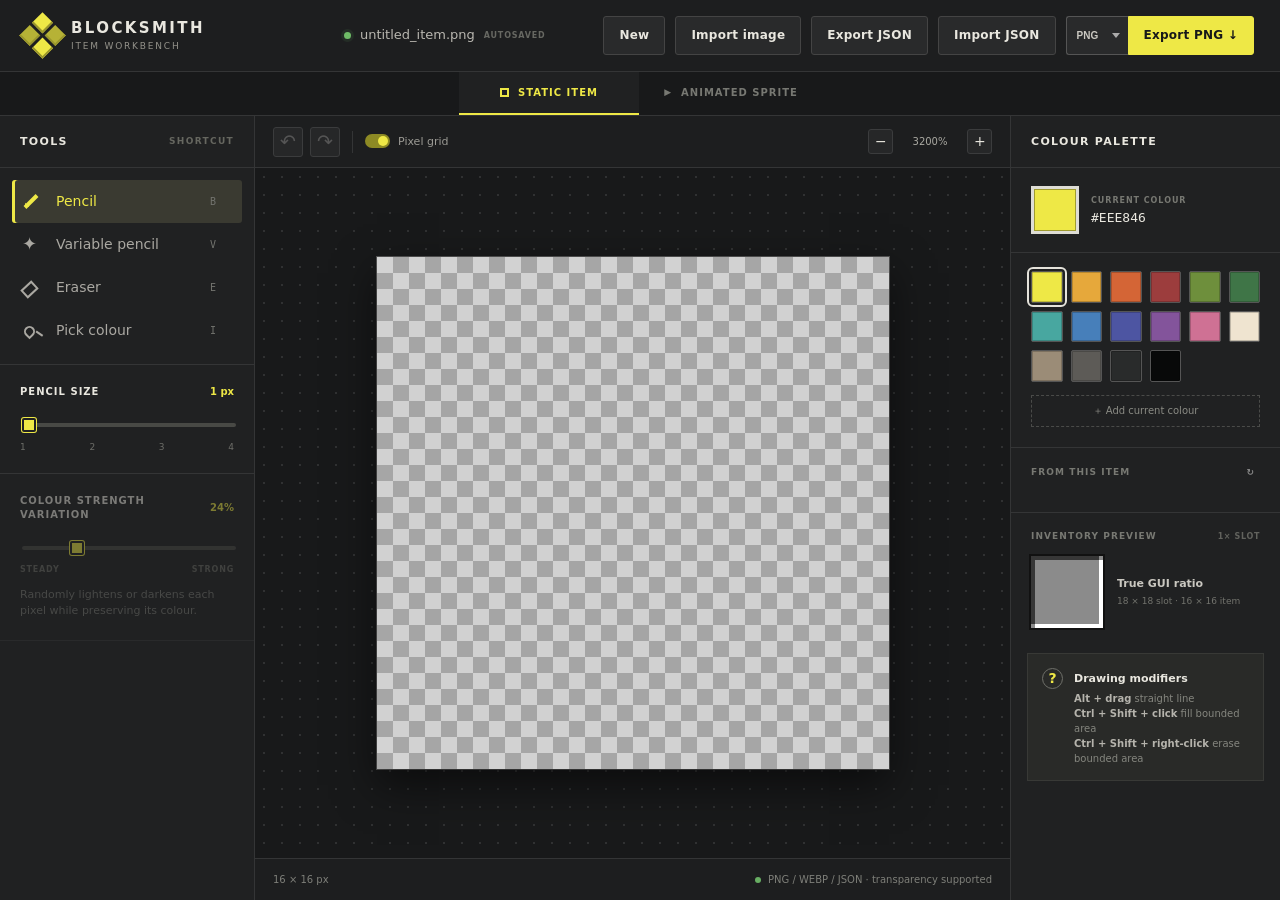
<file: item-pixel-editor/index.html>
<!doctype html>
<html lang="en">
<head>
  <meta charset="utf-8">
  <meta name="viewport" content="width=device-width, initial-scale=1">
  <meta name="theme-color" content="#171819">
  <title>Blocksmith — Minecraft Item Editor</title>
  <link rel="stylesheet" href="style.css">
</head>
<body>
  <header class="topbar">
    <a class="brand" href="#" aria-label="Blocksmith home">
      <span class="brand-mark" aria-hidden="true"><i></i><i></i><i></i><i></i></span>
      <span><strong>BLOCKSMITH</strong><small>ITEM WORKBENCH</small></span>
    </a>
    <div class="file-name" title="Automatically saved in this browser"><span class="status-dot"></span><span id="documentName">untitled_item.png</span><small>AUTOSAVED</small></div>
    <div class="top-actions">
      <button class="button button-muted new-button" id="newButton" type="button">New</button>
      <button class="button button-muted" id="importButton" type="button">Import image</button>
      <button class="button button-muted" id="exportJsonButton" type="button">Export JSON</button>
      <button class="button button-muted" id="importJsonButton" type="button">Import JSON</button>
      <div class="export-group">
        <label for="exportFormat">Export format</label>
        <select id="exportFormat" aria-label="Export format">
          <option value="png">PNG</option>
          <option value="webp">WEBP</option>
        </select>
        <button class="button button-primary" id="exportButton" type="button">Export PNG <span aria-hidden="true">↓</span></button>
      </div>
    </div>
  </header>

  <nav class="editor-tabs" aria-label="Editor type">
    <a class="active" href="index.html"><span class="tab-dot"></span>Static item</a>
    <a href="animation.html"><span class="tab-play">▶</span>Animated sprite</a>
  </nav>

  <main class="workspace">
    <aside class="panel tools-panel" aria-label="Drawing tools">
      <div class="panel-heading"><span>TOOLS</span><small>SHORTCUT</small></div>
      <div class="tool-list" role="toolbar" aria-label="Pixel tools">
        <button class="tool active" data-tool="pencil" title="Pencil (B)"><span class="tool-icon pencil-icon"></span><span>Pencil</span><kbd>B</kbd></button>
        <button class="tool" data-tool="variable" title="Variable pencil (V)"><span class="tool-icon variable-icon">✦</span><span>Variable pencil</span><kbd>V</kbd></button>
        <button class="tool" data-tool="eraser" title="Eraser (E)"><span class="tool-icon eraser-icon"></span><span>Eraser</span><kbd>E</kbd></button>
        <button class="tool" data-tool="picker" title="Pick colour (I)"><span class="tool-icon picker-icon"></span><span>Pick colour</span><kbd>I</kbd></button>
      </div>

      <div class="control-section">
        <div class="control-label"><label for="sizeRange">PENCIL SIZE</label><output id="sizeOutput">1 px</output></div>
        <input id="sizeRange" type="range" min="1" max="4" value="1">
        <div class="range-ticks"><span>1</span><span>2</span><span>3</span><span>4</span></div>
      </div>

      <div class="control-section variation-control" id="variationControl">
        <div class="control-label"><label for="variationRange">COLOUR STRENGTH VARIATION</label><output id="variationOutput">24%</output></div>
        <input id="variationRange" type="range" min="0" max="100" value="24">
        <div class="variation-scale"><span>STEADY</span><span>STRONG</span></div>
        <p>Randomly lightens or darkens each pixel while preserving its colour.</p>
      </div>
    </aside>

    <section class="canvas-area" id="dropZone">
      <div class="canvas-toolbar">
        <div class="history-actions">
          <button class="icon-button" id="undoButton" type="button" title="Undo (Ctrl+Z)" disabled>↶</button>
          <button class="icon-button" id="redoButton" type="button" title="Redo (Ctrl+Shift+Z)" disabled>↷</button>
          <span class="divider"></span>
          <label class="grid-toggle"><input id="gridToggle" type="checkbox" checked><span></span> Pixel grid</label>
        </div>
        <div class="zoom-control">
          <button class="zoom-button" id="zoomOut" type="button" aria-label="Zoom out">−</button>
          <output id="zoomOutput">2400%</output>
          <button class="zoom-button" id="zoomIn" type="button" aria-label="Zoom in">+</button>
        </div>
      </div>

      <div class="canvas-stage">
        <div class="canvas-wrap" id="canvasWrap">
          <canvas id="editorCanvas" width="16" height="16" aria-label="Editable pixel art canvas"></canvas>
          <canvas id="gridCanvas" width="16" height="16" aria-hidden="true"></canvas>
        </div>
        <div class="drop-message" id="dropMessage"><strong>Drop PNG, WebP, or a JSON project to import</strong><span>Your current work will be replaced</span></div>
      </div>

      <footer class="canvas-footer">
        <span id="dimensions">16 × 16 px</span>
        <span class="footer-tip"><i></i> PNG / WEBP / JSON · transparency supported</span>
      </footer>
    </section>

    <aside class="panel colour-panel" aria-label="Colour controls">
      <div class="panel-heading"><span>COLOUR PALETTE</span></div>
      <div class="current-colour">
        <button id="colourPreview" type="button" aria-label="Open colour picker"></button>
        <div><small>CURRENT COLOUR</small><strong id="hexValue">#EEE846</strong></div>
        <input id="colourInput" type="color" value="#eee846" aria-label="Choose colour">
      </div>
      <div class="swatches" id="swatches" aria-label="Colour swatches"></div>
      <button class="add-swatch" id="addSwatch" type="button"><span>＋</span> Add current colour</button>

      <div class="recent-section">
        <div class="subheading"><span>FROM THIS ITEM</span><button id="refreshPalette" type="button" title="Refresh colours">↻</button></div>
        <div class="item-swatches" id="itemSwatches"></div>
      </div>

      <div class="inventory-preview-section">
        <div class="subheading"><span>INVENTORY PREVIEW</span><small>1× SLOT</small></div>
        <div class="inventory-preview-row">
          <div class="inventory-slot" aria-label="Minecraft inventory slot preview">
            <canvas id="inventoryPreview" width="18" height="18"></canvas>
          </div>
          <div class="preview-caption"><strong>True GUI ratio</strong><span>18 × 18 slot · 16 × 16 item</span></div>
        </div>
      </div>

      <div class="help-card">
        <span class="help-icon">?</span>
        <div><strong>Drawing modifiers</strong><p><b>Alt + drag</b> straight line<br><b>Ctrl + Shift + click</b> fill bounded area<br><b>Ctrl + Shift + right-click</b> erase bounded area</p></div>
      </div>
    </aside>
  </main>

  <input id="fileInput" type="file" accept="image/png,image/webp,.png,.webp,.json" hidden>
  <input id="jsonInput" type="file" accept="application/json,.json" hidden>
  <script src="app.js"></script>
</body>
</html>
</file>
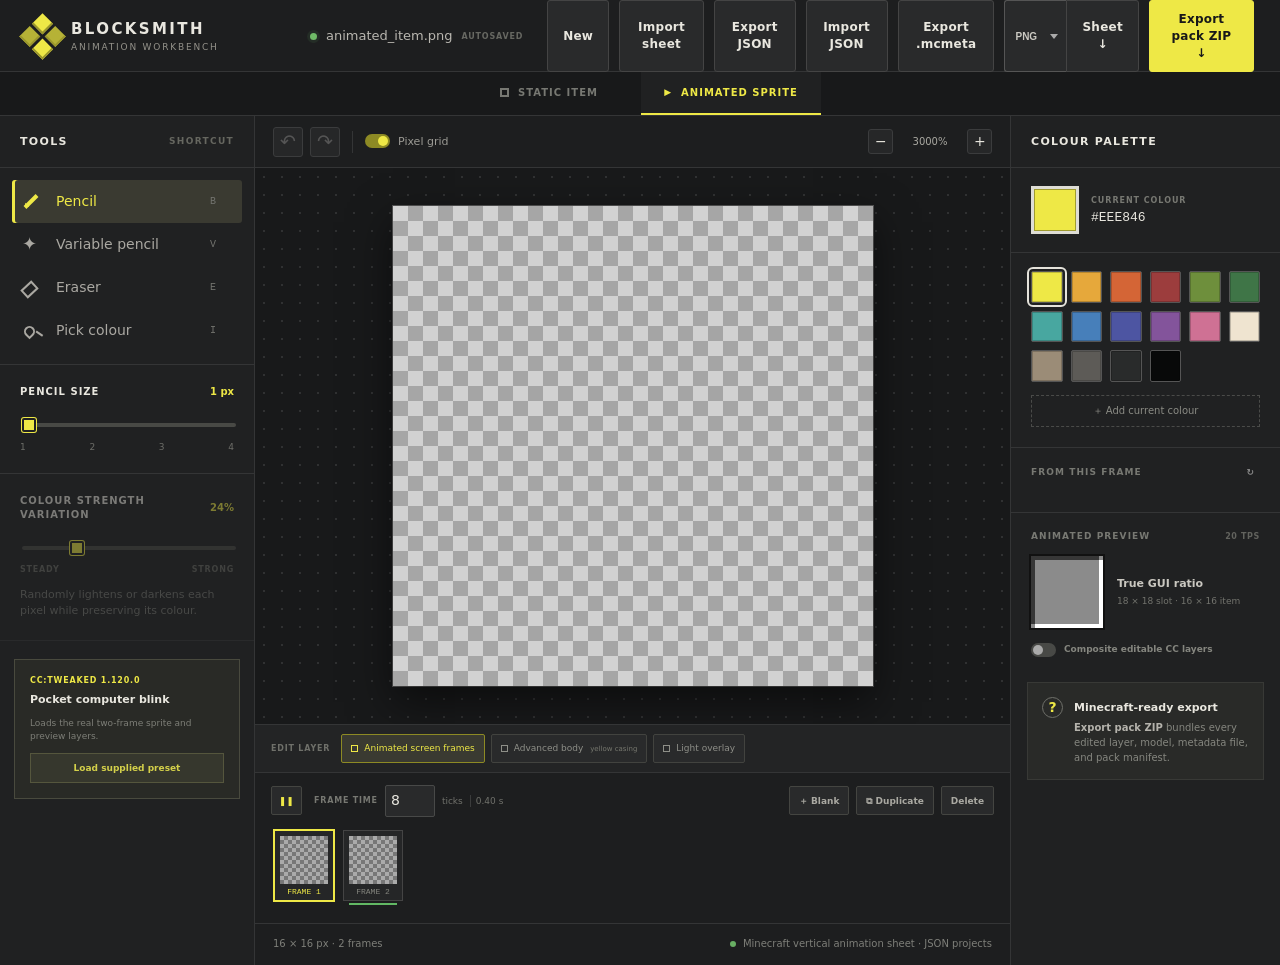
<file: item-pixel-editor/animation.html>
<!doctype html>
<html lang="en">
<head>
  <meta charset="utf-8">
  <meta name="viewport" content="width=device-width, initial-scale=1">
  <meta name="theme-color" content="#171819">
  <title>Blocksmith — Animated Minecraft Sprite Editor</title>
  <link rel="stylesheet" href="style.css">
</head>
<body class="animated-editor">
  <header class="topbar">
    <a class="brand" href="index.html" aria-label="Blocksmith home">
      <span class="brand-mark" aria-hidden="true"><i></i><i></i><i></i><i></i></span>
      <span><strong>BLOCKSMITH</strong><small>ANIMATION WORKBENCH</small></span>
    </a>
    <div class="file-name" title="Automatically saved in this browser"><span class="status-dot"></span><span id="documentName">animated_item.png</span><small>AUTOSAVED</small></div>
    <div class="top-actions">
      <button class="button button-muted new-button" id="newButton" type="button">New</button>
      <button class="button button-muted" id="importButton" type="button">Import sheet</button>
      <button class="button button-muted" id="exportJsonButton" type="button">Export JSON</button>
      <button class="button button-muted" id="importJsonButton" type="button">Import JSON</button>
      <button class="button button-muted meta-button" id="metaButton" type="button">Export .mcmeta</button>
      <div class="export-group sheet-export-group">
        <label for="exportFormat">Export format</label>
        <select id="exportFormat" aria-label="Export format"><option value="png">PNG</option><option value="webp">WEBP</option></select>
        <button class="button button-muted" id="sheetButton" type="button">Sheet ↓</button>
      </div>
      <button class="button button-primary" id="exportButton" type="button">Export pack ZIP <span aria-hidden="true">↓</span></button>
    </div>
  </header>

  <nav class="editor-tabs" aria-label="Editor type">
    <a href="index.html"><span class="tab-dot"></span>Static item</a>
    <a class="active" href="animation.html"><span class="tab-play">▶</span>Animated sprite</a>
  </nav>

  <main class="workspace">
    <aside class="panel tools-panel" aria-label="Drawing tools">
      <div class="panel-heading"><span>TOOLS</span><small>SHORTCUT</small></div>
      <div class="tool-list" role="toolbar" aria-label="Pixel tools">
        <button class="tool active" data-tool="pencil" title="Pencil (B)"><span class="tool-icon pencil-icon"></span><span>Pencil</span><kbd>B</kbd></button>
        <button class="tool" data-tool="variable" title="Variable pencil (V)"><span class="tool-icon variable-icon">✦</span><span>Variable pencil</span><kbd>V</kbd></button>
        <button class="tool" data-tool="eraser" title="Eraser (E)"><span class="tool-icon eraser-icon"></span><span>Eraser</span><kbd>E</kbd></button>
        <button class="tool" data-tool="picker" title="Pick colour (I)"><span class="tool-icon picker-icon"></span><span>Pick colour</span><kbd>I</kbd></button>
      </div>
      <div class="control-section">
        <div class="control-label"><label for="sizeRange">PENCIL SIZE</label><output id="sizeOutput">1 px</output></div>
        <input id="sizeRange" type="range" min="1" max="4" value="1">
        <div class="range-ticks"><span>1</span><span>2</span><span>3</span><span>4</span></div>
      </div>
      <div class="control-section variation-control" id="variationControl">
        <div class="control-label"><label for="variationRange">COLOUR STRENGTH VARIATION</label><output id="variationOutput">24%</output></div>
        <input id="variationRange" type="range" min="0" max="100" value="24">
        <div class="variation-scale"><span>STEADY</span><span>STRONG</span></div>
        <p>Randomly lightens or darkens each pixel while preserving its colour.</p>
      </div>
      <div class="cc-preset-card">
        <small>CC:TWEAKED 1.120.0</small>
        <strong>Pocket computer blink</strong>
        <p>Loads the real two-frame sprite and preview layers.</p>
        <button id="ccPresetButton" type="button">Load supplied preset</button>
      </div>
    </aside>

    <section class="canvas-area animation-canvas-area" id="dropZone">
      <div class="canvas-toolbar">
        <div class="history-actions">
          <button class="icon-button" id="undoButton" type="button" title="Undo (Ctrl+Z)" disabled>↶</button>
          <button class="icon-button" id="redoButton" type="button" title="Redo (Ctrl+Shift+Z)" disabled>↷</button>
          <span class="divider"></span>
          <label class="grid-toggle"><input id="gridToggle" type="checkbox" checked><span></span> Pixel grid</label>
        </div>
        <div class="zoom-control">
          <button class="zoom-button" id="zoomOut" type="button" aria-label="Zoom out">−</button>
          <output id="zoomOutput">2400%</output>
          <button class="zoom-button" id="zoomIn" type="button" aria-label="Zoom in">+</button>
        </div>
      </div>
      <div class="canvas-stage">
        <div class="canvas-wrap" id="canvasWrap">
          <canvas id="editorCanvas" width="16" height="16" aria-label="Editable animation frame"></canvas>
          <canvas id="gridCanvas" width="16" height="16" aria-hidden="true"></canvas>
        </div>
        <div class="drop-message"><strong>Drop a sprite sheet or JSON project</strong><span>PNG or WebP sheets · square frames stacked top to bottom</span></div>
      </div>
      <section class="timeline" aria-label="Animation timeline">
        <div class="layer-editor-bar">
          <span>EDIT LAYER</span>
          <button class="active" data-layer="animation" type="button"><i></i>Animated screen frames</button>
          <button data-layer="body" type="button"><i></i>Advanced body <small>yellow casing</small></button>
          <button data-layer="light" type="button"><i></i>Light overlay</button>
          <button class="export-layer-button" id="exportLayerButton" type="button" hidden>Export body PNG</button>
        </div>
        <div class="timeline-top">
          <div class="playback-controls">
            <button class="play-button" id="playButton" type="button" title="Play or pause">❚❚</button>
            <label for="frametimeInput">FRAME TIME</label>
            <input id="frametimeInput" type="number" min="1" max="200" value="8">
            <span>ticks</span><output id="secondsOutput">0.40 s</output>
          </div>
          <div class="frame-actions">
            <button id="addFrameButton" type="button">＋ Blank</button>
            <button id="duplicateFrameButton" type="button">⧉ Duplicate</button>
            <button id="deleteFrameButton" type="button">Delete</button>
          </div>
        </div>
        <div class="frame-strip" id="frameStrip"></div>
      </section>
      <footer class="canvas-footer">
        <span id="dimensions">16 × 16 px · 2 frames</span>
        <span class="footer-tip"><i></i> Minecraft vertical animation sheet · JSON projects</span>
      </footer>
    </section>

    <aside class="panel colour-panel" aria-label="Colour and preview controls">
      <div class="panel-heading"><span>COLOUR PALETTE</span></div>
      <div class="current-colour">
        <button id="colourPreview" type="button" aria-label="Open colour picker"></button>
        <div><small>CURRENT COLOUR</small><strong id="hexValue">#EEE846</strong></div>
        <input id="colourInput" type="color" value="#eee846" aria-label="Choose colour">
      </div>
      <div class="swatches" id="swatches" aria-label="Colour swatches"></div>
      <button class="add-swatch" id="addSwatch" type="button"><span>＋</span> Add current colour</button>
      <div class="recent-section">
        <div class="subheading"><span>FROM THIS FRAME</span><button id="refreshPalette" type="button" title="Refresh colours">↻</button></div>
        <div class="item-swatches" id="itemSwatches"></div>
      </div>
      <div class="inventory-preview-section">
        <div class="subheading"><span>ANIMATED PREVIEW</span><small>20 TPS</small></div>
        <div class="inventory-preview-row">
          <div class="inventory-slot" aria-label="Animated Minecraft inventory preview"><canvas id="inventoryPreview" width="18" height="18"></canvas></div>
          <div class="preview-caption"><strong>True GUI ratio</strong><span>18 × 18 slot · 16 × 16 item</span></div>
        </div>
        <label class="layer-toggle"><input id="ccLayersToggle" type="checkbox"><span></span><b>Composite editable CC layers</b></label>
      </div>
      <div class="help-card">
        <span class="help-icon">?</span>
        <div><strong>Minecraft-ready export</strong><p><b>Export pack ZIP</b> bundles every edited layer, model, metadata file, and pack manifest.</p></div>
      </div>
    </aside>
  </main>
  <input id="fileInput" type="file" accept="image/png,image/webp,.png,.webp,.json" hidden>
  <input id="jsonInput" type="file" accept="application/json,.json" hidden>
  <script src="animation.js"></script>
</body>
</html>
</file>
<file: item-pixel-editor/style.css>
:root {
  color-scheme: dark;
  --ink: #e9e7df;
  --muted: #94928a;
  --line: #343536;
  --panel: #202122;
  --panel-raised: #272829;
  --black: #111213;
  --accent: #eee846;
  --accent-dark: #8d8a24;
  --zoom: 24;
}

* { box-sizing: border-box; }

html, body { min-height: 100%; }

body {
  margin: 0;
  background: #171819;
  color: var(--ink);
  font: 14px/1.4 Inter, ui-sans-serif, system-ui, -apple-system, BlinkMacSystemFont, "Segoe UI", sans-serif;
  overflow-x: hidden;
}

button, input { font: inherit; }
button { color: inherit; }

.topbar {
  height: 72px;
  display: grid;
  grid-template-columns: 260px 1fr auto;
  align-items: center;
  gap: 24px;
  padding: 0 26px;
  background: #1d1e1f;
  border-bottom: 1px solid var(--line);
  box-shadow: 0 2px 12px #0005;
}

.editor-tabs { height: 44px; display: flex; align-items: stretch; justify-content: center; gap: 2px; background: #18191a; border-bottom: 1px solid var(--line); }
.editor-tabs a { min-width: 180px; display: flex; align-items: center; justify-content: center; gap: 9px; padding: 0 18px; color: #777872; text-decoration: none; text-transform: uppercase; font-size: 10px; font-weight: 800; letter-spacing: .1em; border-bottom: 2px solid transparent; }
.editor-tabs a:hover { color: #bbb9b2; background: #202122; }
.editor-tabs a.active { color: var(--accent); border-bottom-color: var(--accent); background: #202122; }
.tab-dot { width: 9px; height: 9px; border: 2px solid currentColor; }
.tab-play { font-size: 9px; }

.brand { display: flex; align-items: center; gap: 12px; color: inherit; text-decoration: none; }
.brand strong { display: block; letter-spacing: .16em; font-size: 15px; }
.brand small { display: block; color: var(--muted); letter-spacing: .2em; font-size: 9px; margin-top: 1px; }
.brand-mark { width: 33px; height: 33px; display: grid; grid-template-columns: repeat(2, 1fr); gap: 3px; transform: rotate(45deg); }
.brand-mark i { background: var(--accent); box-shadow: inset -2px -2px #9a962c; }
.brand-mark i:nth-child(2), .brand-mark i:nth-child(3) { background: #b6b236; }

.file-name { justify-self: center; display: flex; align-items: center; gap: 9px; color: #b9b7b0; font-size: 13px; }
.file-name small { color: #676862; font-size: 8px; font-weight: 800; letter-spacing: .1em; }
.status-dot { width: 7px; height: 7px; border-radius: 50%; background: #6fbc67; box-shadow: 0 0 0 3px #6fbc6718; }
.top-actions { display: flex; gap: 10px; }
.export-group { display: flex; position: relative; }
.export-group label { position: absolute; width: 1px; height: 1px; overflow: hidden; clip: rect(0 0 0 0); }
.export-group select { appearance: none; min-width: 62px; padding: 0 20px 0 10px; border: 1px solid #555; border-right: 0; border-radius: 3px 0 0 3px; background: #292a2b url("data:image/svg+xml,%3Csvg xmlns='http://www.w3.org/2000/svg' width='8' height='5'%3E%3Cpath fill='%23aaa' d='m0 0 4 5 4-5z'/%3E%3C/svg%3E") no-repeat right 8px center; color: #cbc9c2; font-size: 10px; font-weight: 800; cursor: pointer; }
.export-group .button-primary { border-radius: 0 3px 3px 0; }
.export-group .button-muted { border-radius: 0 3px 3px 0; }

.button { border: 1px solid #444; padding: 10px 15px; border-radius: 3px; cursor: pointer; font-weight: 700; font-size: 12px; letter-spacing: .02em; }
.button-muted { background: #292a2b; }
.button-muted:hover { background: #343536; }
.button-primary { background: var(--accent); border-color: var(--accent); color: #171819; }
.button-primary:hover { background: #fff95c; }

.workspace { min-height: calc(100vh - 116px); display: grid; grid-template-columns: 255px minmax(420px, 1fr) 270px; }
.panel { background: var(--panel); }
.tools-panel { border-right: 1px solid var(--line); }
.colour-panel { border-left: 1px solid var(--line); }
.panel-heading { height: 52px; display: flex; justify-content: space-between; align-items: center; padding: 0 20px; border-bottom: 1px solid var(--line); font-size: 11px; font-weight: 800; letter-spacing: .12em; }
.panel-heading small { color: #666760; font-size: 9px; }

.tool-list { padding: 12px; border-bottom: 1px solid var(--line); }
.tool { width: 100%; height: 43px; border: 0; background: transparent; display: grid; grid-template-columns: 28px 1fr 22px; align-items: center; gap: 6px; padding: 0 10px; border-radius: 3px; text-align: left; color: #aaa8a2; cursor: pointer; }
.tool:hover { background: #292a2b; color: #fff; }
.tool.active { background: #3a3a31; color: var(--accent); box-shadow: inset 3px 0 var(--accent); }
.tool kbd { border: 0; color: #73746f; font: 10px ui-monospace, monospace; }
.tool-icon { width: 17px; height: 17px; position: relative; display: inline-block; }
.pencil-icon::before { content: ""; position: absolute; width: 4px; height: 17px; left: 7px; background: currentColor; transform: rotate(45deg); }
.pencil-icon::after { content: ""; position: absolute; border: 3px solid transparent; border-top-color: currentColor; transform: rotate(45deg); left: 0; top: 11px; }
.variable-icon { font-size: 18px; line-height: 16px; }
.eraser-icon { width: 15px; height: 11px; border: 2px solid currentColor; transform: rotate(-43deg); top: 2px; }
.picker-icon { border: 2px solid currentColor; border-radius: 50% 50% 50% 0; width: 11px; height: 11px; transform: rotate(-45deg); top: 1px; left: 2px; }
.picker-icon::after { content: ""; position: absolute; width: 2px; height: 8px; background: currentColor; top: 8px; left: 8px; transform: rotate(-10deg); }

.control-section { padding: 20px; border-bottom: 1px solid var(--line); }
.control-label { display: flex; justify-content: space-between; align-items: center; margin-bottom: 14px; font-size: 10px; letter-spacing: .1em; font-weight: 800; }
.control-label output { color: var(--accent); letter-spacing: 0; }
input[type="range"] { width: 100%; height: 4px; appearance: none; background: #484945; border-radius: 2px; accent-color: var(--accent); }
input[type="range"]::-webkit-slider-thumb { appearance: none; width: 14px; height: 14px; border-radius: 2px; background: var(--accent); border: 2px solid #202122; box-shadow: 0 0 0 1px var(--accent); cursor: pointer; }
.range-ticks { display: flex; justify-content: space-between; color: #6d6e69; font-size: 9px; margin-top: 8px; }
.variation-control p { margin: 12px 0 0; color: #777873; font-size: 11px; line-height: 1.5; }
.variation-scale { display: flex; justify-content: space-between; margin-top: 8px; color: #686963; font-size: 8px; font-weight: 800; letter-spacing: .1em; }
.cc-preset-card { margin: 18px 14px; padding: 15px; border: 1px solid #494a3e; background: #292a26; }
.cc-preset-card small { display: block; color: var(--accent); font-size: 8px; font-weight: 800; letter-spacing: .1em; }
.cc-preset-card strong { display: block; margin-top: 6px; font-size: 11px; }
.cc-preset-card p { color: #7d7e77; font-size: 9px; line-height: 1.5; }
.cc-preset-card button { width: 100%; padding: 8px; border: 1px solid #55563d; background: #36372d; color: #d4d04a; font-size: 9px; font-weight: 800; cursor: pointer; }

.canvas-area { min-width: 0; display: grid; grid-template-rows: 52px 1fr 42px; background: #171819; position: relative; }
.canvas-toolbar, .canvas-footer { display: flex; align-items: center; justify-content: space-between; padding: 0 18px; border-bottom: 1px solid var(--line); background: #1d1e1f; }
.history-actions { display: flex; align-items: center; gap: 7px; }
.icon-button, .zoom-button { width: 30px; height: 30px; border: 1px solid #3b3c3d; background: #262728; border-radius: 3px; cursor: pointer; }
.icon-button { font-size: 19px; line-height: 1; }
.icon-button:disabled { color: #555; cursor: default; }
.icon-button:not(:disabled):hover, .zoom-button:hover { border-color: #73746f; }
.divider { height: 22px; width: 1px; background: var(--line); margin: 0 5px; }
.grid-toggle { display: flex; gap: 8px; align-items: center; color: #9b9a94; font-size: 11px; cursor: pointer; }
.grid-toggle input { position: absolute; opacity: 0; }
.grid-toggle span { width: 25px; height: 14px; border-radius: 8px; background: #484946; position: relative; }
.grid-toggle span::after { content: ""; position: absolute; width: 10px; height: 10px; border-radius: 50%; background: #aaa; left: 2px; top: 2px; transition: .15s; }
.grid-toggle input:checked + span { background: var(--accent-dark); }
.grid-toggle input:checked + span::after { left: 13px; background: var(--accent); }
.zoom-control { display: flex; align-items: center; gap: 8px; }
.zoom-control output { min-width: 58px; text-align: center; color: #aaa9a2; font-size: 10px; }
.zoom-button { height: 25px; width: 25px; }

.canvas-stage { overflow: auto; display: grid; place-items: center; position: relative; padding: 38px; background-color: #18191a; background-image: radial-gradient(#303132 1px, transparent 1px); background-size: 18px 18px; }
.canvas-wrap { position: relative; width: calc(var(--canvas-w, 16) * var(--zoom) * 1px); height: calc(var(--canvas-h, 16) * var(--zoom) * 1px); box-shadow: 0 16px 40px #0008, 0 0 0 1px #555; flex: none; }
#editorCanvas, #gridCanvas { position: absolute; inset: 0; width: 100%; height: 100%; image-rendering: pixelated; }
#editorCanvas { cursor: crosshair; background-color: #d7d7d7; background-image: linear-gradient(45deg, #aaa 25%, transparent 25%), linear-gradient(-45deg, #aaa 25%, transparent 25%), linear-gradient(45deg, transparent 75%, #aaa 75%), linear-gradient(-45deg, transparent 75%, #aaa 75%); background-size: calc(var(--zoom) * 1px) calc(var(--zoom) * 1px); background-position: 0 0, 0 calc(var(--zoom) * .5px), calc(var(--zoom) * .5px) calc(var(--zoom) * -.5px), calc(var(--zoom) * -.5px) 0; }
#gridCanvas { pointer-events: none; }
.canvas-wrap.no-grid #gridCanvas { display: none; }
.drop-message { position: absolute; inset: 28px; display: none; place-content: center; text-align: center; border: 2px dashed var(--accent); background: #18191aee; z-index: 4; pointer-events: none; }
.drop-message strong { font-size: 20px; color: var(--accent); }
.drop-message span { color: #94958e; margin-top: 7px; }
.canvas-area.dragging .drop-message { display: grid; }
.canvas-footer { border-top: 1px solid var(--line); border-bottom: 0; color: #7e7f79; font-size: 10px; }
.footer-tip { display: flex; align-items: center; gap: 7px; }
.footer-tip i { width: 6px; height: 6px; border-radius: 50%; background: #68ae63; }

.current-colour { display: grid; grid-template-columns: 48px 1fr; gap: 12px; align-items: center; padding: 18px 20px; border-bottom: 1px solid var(--line); position: relative; }
#colourPreview { width: 48px; height: 48px; border: 3px solid #deddd5; background: var(--accent); box-shadow: inset 0 0 0 1px #0005; cursor: pointer; }
.current-colour small { display: block; color: #777872; font-size: 8px; letter-spacing: .12em; font-weight: 800; }
.current-colour strong { display: block; margin-top: 4px; font: 13px ui-monospace, monospace; }
#colourInput { position: absolute; opacity: 0; pointer-events: none; }
.swatches { display: grid; grid-template-columns: repeat(6, 1fr); gap: 8px; padding: 18px 20px 10px; }
.swatch { aspect-ratio: 1; border: 1px solid #555; background: var(--swatch); cursor: pointer; border-radius: 2px; box-shadow: inset 0 0 0 1px #0003; }
.swatch:hover, .swatch.selected { outline: 2px solid #e4e2da; outline-offset: 2px; }
.add-swatch { margin: 3px 20px 20px; width: calc(100% - 40px); height: 32px; background: transparent; color: #8a8b84; border: 1px dashed #4a4b49; font-size: 10px; cursor: pointer; }
.add-swatch:hover { color: var(--ink); border-color: #777; }
.recent-section { padding: 17px 20px 20px; border-top: 1px solid var(--line); }
.subheading { display: flex; justify-content: space-between; align-items: center; color: #787973; font-size: 9px; font-weight: 800; letter-spacing: .12em; margin-bottom: 13px; }
.subheading button { background: none; border: 0; color: #888; cursor: pointer; }
.item-swatches { display: grid; grid-template-columns: repeat(8, 1fr); gap: 5px; }
.item-swatches .swatch { border-radius: 50%; }
.inventory-preview-section { padding: 17px 20px 19px; border-top: 1px solid var(--line); }
.inventory-preview-section .subheading small { color: #62635e; font-size: 8px; letter-spacing: .08em; }
.inventory-preview-row { display: flex; align-items: center; gap: 14px; }
.inventory-slot {
  width: 72px;
  height: 72px;
  flex: none;
  background: #8b8b8b;
  box-shadow: 0 0 0 2px #111;
}
#inventoryPreview { display: block; width: 72px; height: 72px; image-rendering: pixelated; }
.preview-caption strong { display: block; font-size: 11px; color: #c9c7c0; }
.preview-caption span { display: block; margin-top: 4px; color: #72736d; font-size: 9px; line-height: 1.4; }
.help-card { margin: 6px 16px; padding: 14px; display: flex; gap: 11px; background: #292a28; border: 1px solid #383936; }
.help-icon { display: grid; place-items: center; flex: none; width: 21px; height: 21px; border-radius: 50%; border: 1px solid #6f706a; color: var(--accent); font-weight: 700; }
.help-card strong { font-size: 11px; }
.help-card p { margin: 4px 0 0; color: #85867f; font-size: 10px; line-height: 1.5; }
.help-card p b { color: #b5b3ac; font-weight: 700; }

.animation-canvas-area { grid-template-rows: 52px minmax(300px, 1fr) auto 42px; }
.timeline { padding: 12px 16px 14px; background: #1d1e1f; border-top: 1px solid var(--line); }
.layer-editor-bar { display: flex; align-items: center; gap: 6px; margin: -12px -16px 12px; padding: 9px 16px; border-bottom: 1px solid var(--line); background: #232425; }
.layer-editor-bar > span { margin-right: 5px; color: #6f706a; font-size: 8px; font-weight: 800; letter-spacing: .1em; }
.layer-editor-bar button { height: 29px; padding: 0 9px; border: 1px solid #42433f; border-radius: 2px; background: #292a2b; color: #8e8f88; cursor: pointer; font-size: 9px; }
.layer-editor-bar button:hover { border-color: #696a63; color: #d4d2ca; }
.layer-editor-bar button.active { border-color: var(--accent-dark); background: #3a3a31; color: var(--accent); }
.layer-editor-bar button i { display: inline-block; width: 7px; height: 7px; margin-right: 6px; border: 1px solid currentColor; vertical-align: -1px; }
.layer-editor-bar button small { margin-left: 4px; color: #77786f; font-size: 7px; }
.layer-editor-bar .export-layer-button { margin-left: auto; border-color: #666330; color: var(--accent); }
.timeline-top { display: flex; justify-content: space-between; align-items: center; gap: 15px; margin-bottom: 10px; }
.playback-controls, .frame-actions { display: flex; align-items: center; gap: 7px; }
.playback-controls label { margin-left: 5px; color: #777872; font-size: 8px; font-weight: 800; letter-spacing: .1em; }
.playback-controls input { width: 50px; padding: 5px; color: var(--ink); background: #292a2b; border: 1px solid #484948; border-radius: 2px; }
.playback-controls span, .playback-controls output { color: #70716b; font-size: 9px; }
.playback-controls output { min-width: 45px; padding-left: 5px; border-left: 1px solid #3b3c3c; }
.play-button, .frame-actions button { height: 29px; padding: 0 9px; border: 1px solid #444541; background: #292a2b; color: #aaa9a2; border-radius: 2px; cursor: pointer; font-size: 9px; font-weight: 700; }
.play-button { width: 31px; padding: 0; color: var(--accent); }
.frame-actions button:hover, .play-button:hover { border-color: #77786f; color: #fff; }
.frame-strip { display: flex; gap: 9px; overflow-x: auto; padding: 3px 3px 8px; }
.frame-card { position: relative; flex: none; width: 60px; padding: 5px 5px 4px; border: 1px solid #444; background: #252627; cursor: pointer; color: #85867f; }
.frame-card.active { border-color: var(--accent); box-shadow: 0 0 0 1px var(--accent); color: var(--accent); }
.frame-card.previewing::after { content: ""; position: absolute; left: 5px; right: 5px; bottom: -5px; height: 2px; background: #62b864; }
.frame-card canvas { display: block; width: 48px; height: 48px; image-rendering: pixelated; image-rendering: crisp-edges; background-color: #aaa; background-image: linear-gradient(45deg,#777 25%,transparent 25%),linear-gradient(-45deg,#777 25%,transparent 25%),linear-gradient(45deg,transparent 75%,#777 75%),linear-gradient(-45deg,transparent 75%,#777 75%); background-size: 8px 8px; background-position: 0 0,0 4px,4px -4px,-4px 0; }
.frame-card span { display: block; padding-top: 3px; text-align: center; font: 8px ui-monospace, monospace; }
.layer-toggle { display: flex; align-items: center; gap: 8px; margin-top: 15px; color: #85867f; font-size: 9px; cursor: pointer; }
.layer-toggle input { position: absolute; opacity: 0; }
.layer-toggle span { width: 25px; height: 14px; border-radius: 8px; background: #484946; position: relative; }
.layer-toggle span::after { content: ""; position: absolute; width: 10px; height: 10px; left: 2px; top: 2px; border-radius: 50%; background: #aaa; transition: .15s; }
.layer-toggle input:checked + span { background: var(--accent-dark); }
.layer-toggle input:checked + span::after { left: 13px; background: var(--accent); }

@media (max-width: 900px) {
  .workspace { grid-template-columns: 190px minmax(360px, 1fr); }
  .colour-panel { grid-column: 1 / -1; border-left: 0; border-top: 1px solid var(--line); display: grid; grid-template-columns: 220px 1fr 200px; }
  .colour-panel .panel-heading { display: none; }
  .current-colour, .recent-section { border: 0; }
  .swatches { grid-template-columns: repeat(6, 30px); }
  .add-swatch, .help-card, .inventory-preview-section { display: none; }
}

@media (max-width: 620px) {
  .topbar { height: auto; min-height: 66px; padding: 12px; grid-template-columns: 1fr auto; }
  .editor-tabs a { min-width: 0; flex: 1; }
  .file-name { display: none; }
  .brand small { display: none; }
  .button { padding: 9px 10px; }
  .button-muted { font-size: 0; }
  .button-muted::after { content: "Import"; font-size: 11px; }
  .new-button { display: none; }
  .export-group select { min-width: 54px; padding-left: 7px; }
  .export-group .button-primary { font-size: 0; }
  .export-group .button-primary::after { content: "↓"; font-size: 13px; }
  .workspace { display: flex; flex-direction: column; }
  .tools-panel { border: 0; }
  .tools-panel .panel-heading, .control-section { display: none; }
  .tool-list { display: grid; grid-template-columns: repeat(4, 1fr); padding: 7px; }
  .tool { height: 48px; display: flex; justify-content: center; }
  .tool span:nth-child(2), .tool kbd { display: none; }
  .canvas-area { min-height: 570px; order: 2; }
  .colour-panel { order: 1; display: block; }
  .current-colour { float: left; width: 190px; }
  .swatches { min-height: 85px; display: flex; overflow-x: auto; padding-top: 25px; }
  .swatches .swatch { min-width: 30px; height: 30px; }
  .recent-section { display: none; }
  .canvas-stage { padding: 22px; }
  .animated-editor .canvas-area { min-height: 760px; }
  .animated-editor .meta-button { display: none; }
  .animated-editor .sheet-export-group { display: none; }
  .timeline-top { align-items: flex-start; }
  .layer-editor-bar { overflow-x: auto; }
  .layer-editor-bar > span { display: none; }
  .layer-editor-bar button { white-space: nowrap; }
  .frame-actions { flex-wrap: wrap; justify-content: flex-end; }
}
</file>
